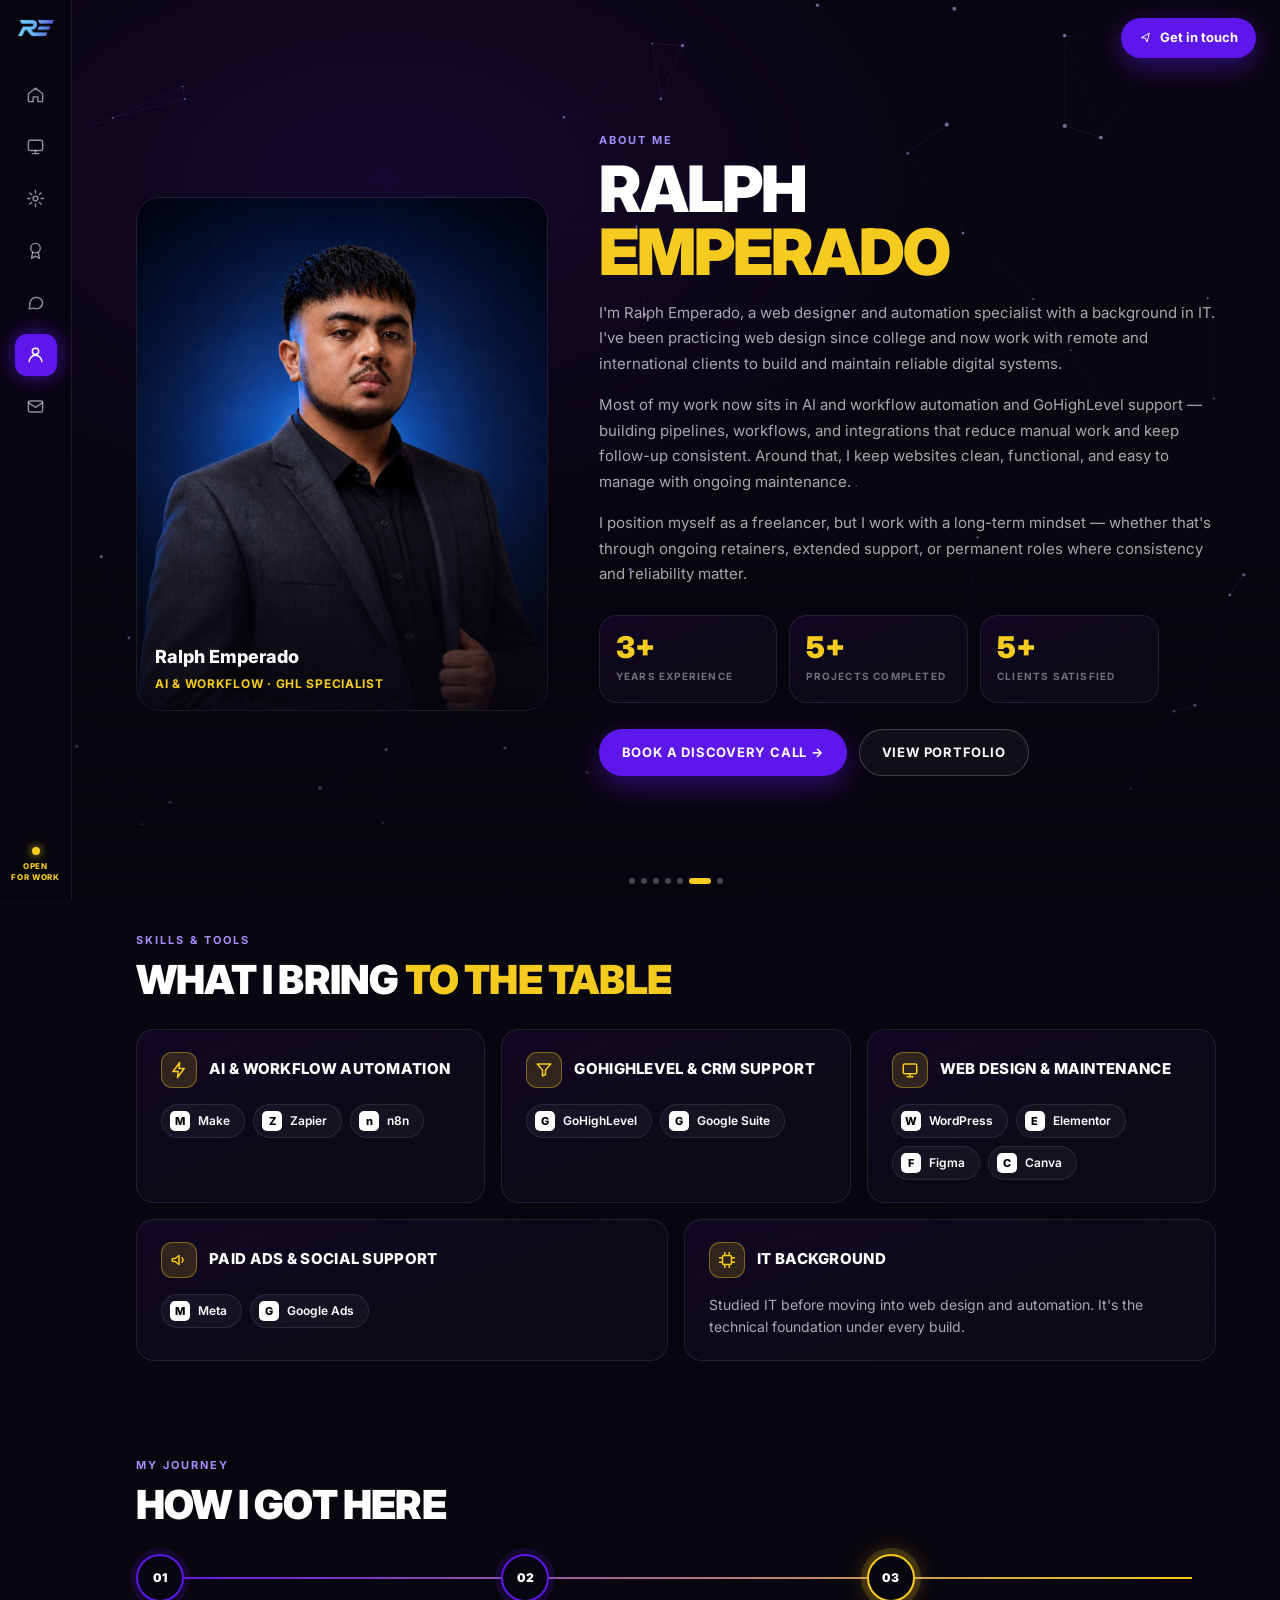
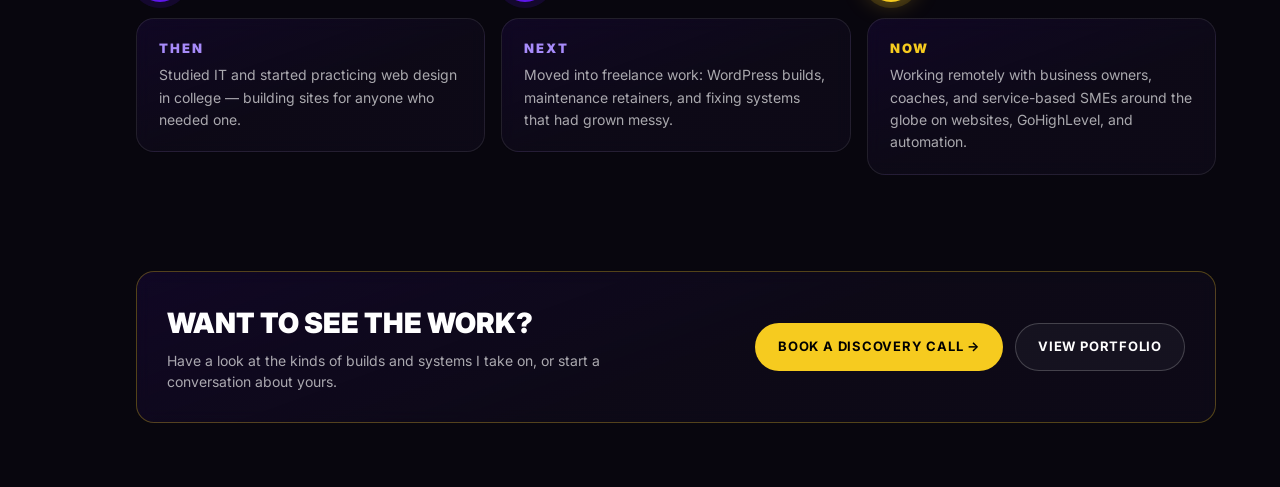
<file: about.html>
<!doctype html>
<html lang="en">
<head>
<meta charset="utf-8">
<meta name="viewport" content="width=device-width, initial-scale=1">
<title>About | Ralph Emperado</title>
<meta name="description" content="Ralph Emperado: web designer and automation specialist with an IT background, working with remote and international clients on AI automation, GoHighLevel, and websites.">
<link rel="icon" href="assets/img/logo.png">
<link href="https://fonts.googleapis.com/css2?family=Inter:wght@400;500;600;700;800;900&display=swap" rel="stylesheet">
<link rel="stylesheet" href="assets/css/site.css">
<style>
  /* intro */
  .about{display:grid;grid-template-columns:.8fr 1.2fr;gap:clamp(24px,4vw,56px);align-items:center;min-height:calc(100vh - 136px)}
  .about > *{min-width:0}
  .pic{position:relative;border-radius:24px;overflow:hidden;border:1px solid var(--line);aspect-ratio:4/5;max-height:76vh}
  .pic img{width:100%;height:100%;object-fit:cover;object-position:50% 18%}
  .pic::after{content:"";position:absolute;inset:0;background:linear-gradient(to top,rgba(8,6,14,.85),transparent 45%)}
  .pic .cap{position:absolute;left:18px;bottom:16px;z-index:1}
  .pic .cap b{display:block;font-size:18px;font-weight:800}
  .pic .cap small{font-size:12px;color:var(--cta);font-weight:700;letter-spacing:.06em;text-transform:uppercase}
  .about .sub{max-width:620px;line-height:1.7}
  .nums{display:grid;grid-template-columns:repeat(3,1fr);gap:12px;margin-top:28px;max-width:560px}
  .nums div{padding:16px}
  .nums b{display:block;font-size:30px;font-weight:900;color:var(--cta);line-height:1}
  .nums span{font-size:10px;font-weight:700;letter-spacing:.12em;color:var(--faint);text-transform:uppercase}
  .ctas{display:flex;gap:12px;flex-wrap:wrap;margin-top:26px}
  .caps{text-transform:uppercase;letter-spacing:.06em;font-size:13px}

  /* sections */
  .sec{margin-top:clamp(56px,8vw,96px)}
  .sec h2{font-size:clamp(26px,3.4vw,40px);font-weight:900;letter-spacing:-.02em;text-transform:uppercase;line-height:1.05;margin-bottom:28px}

  /* what I bring */
  .bring{display:grid;grid-template-columns:repeat(6,1fr);gap:16px}
  .bring .panel{grid-column:span 2;padding:22px 24px;transition:border-color .25s,transform .25s}
  .bring .panel:nth-child(n+4){grid-column:span 3}
  .bring .panel:hover{border-color:rgba(var(--accent-rgb),.5);transform:translateY(-2px)}
  .bring h3{display:flex;align-items:center;gap:12px;font-size:15px;font-weight:800;text-transform:uppercase;letter-spacing:.02em;margin-bottom:16px}
  .bring h3 .ic{width:36px;height:36px;background:rgba(246,203,31,.15);border-color:rgba(246,203,31,.4);color:var(--cta)}
  .bring .tools{display:flex;flex-wrap:wrap;gap:8px}
  .tool{gap:8px;padding:6px 14px 6px 8px}
  .tool img,.tool .fb{width:20px;height:20px;flex:none;border-radius:5px;background:#fff;object-fit:contain;padding:2px}
  .tool .fb{display:grid;place-items:center;font-size:11px;font-weight:800;color:#000}
  .bring .note{font-size:14px;color:var(--muted);line-height:1.6}

  /* timeline */
  .line{display:grid;grid-template-columns:repeat(3,1fr);gap:16px;position:relative}
  .line::before{content:"";position:absolute;left:24px;right:24px;top:23px;height:2px;background:linear-gradient(90deg,var(--accent),var(--cta))}
  .step{position:relative}
  .dot{width:48px;height:48px;border-radius:50%;display:grid;place-items:center;background:var(--bg);border:2px solid var(--accent);box-shadow:0 0 0 6px rgba(var(--accent-rgb),.15);font-size:12px;font-weight:900;color:#fff;margin-bottom:16px}
  .step:last-child .dot{border-color:var(--cta);box-shadow:0 0 0 6px rgba(246,203,31,.15),0 0 24px rgba(246,203,31,.35)}
  .step .panel{padding:20px 22px}
  .step b{display:block;font-size:13px;font-weight:900;letter-spacing:.16em;color:#a78bfa;margin-bottom:6px}
  .step:last-child b{color:var(--cta)}
  .step p{font-size:14px;color:var(--muted);line-height:1.6}

  /* closing */
  .band{margin-top:clamp(56px,8vw,96px);padding:30px;display:flex;align-items:center;justify-content:space-between;gap:20px;flex-wrap:wrap;border-color:rgba(246,203,31,.3)}
  .band h2{font-size:clamp(22px,2.4vw,28px);font-weight:900;text-transform:uppercase}
  .band p{color:var(--muted);font-size:14px;margin-top:6px;max-width:520px}
  .band .ctas{margin-top:0}

  @media (max-width:1000px){.bring .panel,.bring .panel:nth-child(n+4){grid-column:span 3}}
  @media (max-width:900px){.about{grid-template-columns:1fr;min-height:0}.pic{max-height:460px}}
  @media (max-width:700px){
    .bring{grid-template-columns:1fr}.bring .panel,.bring .panel:nth-child(n+4){grid-column:auto}
    .line{grid-template-columns:1fr;gap:20px}.line::before{left:23px;right:auto;top:24px;bottom:24px;width:2px;height:auto;background:linear-gradient(180deg,var(--accent),var(--cta))}
    .step{display:grid;grid-template-columns:48px 1fr;gap:14px}.dot{margin:0}
    .nums b{font-size:24px}
  }
</style>
</head>
<body data-page="about">
<main class="page">
  <div class="about">
    <figure class="pic rise"><img src="assets/img/headshot.jpg" alt="Ralph Emperado"><figcaption class="cap"><b>Ralph Emperado</b><small>AI &amp; Workflow · GHL Specialist</small></figcaption></figure>
    <div>
      <p class="kicker rise d1">About Me</p>
      <h1 class="title rise d1">Ralph<br><span class="y">Emperado</span></h1>
      <p class="sub rise d2">I'm Ralph Emperado, a web designer and automation specialist with a background in IT. I've been practicing web design since college and now work with remote and international clients to build and maintain reliable digital systems.</p>
      <p class="sub rise d2">Most of my work now sits in AI and workflow automation and GoHighLevel support — building pipelines, workflows, and integrations that reduce manual work and keep follow-up consistent. Around that, I keep websites clean, functional, and easy to manage with ongoing maintenance.</p>
      <p class="sub rise d3">I position myself as a freelancer, but I work with a long-term mindset — whether that's through ongoing retainers, extended support, or permanent roles where consistency and reliability matter.</p>
      <div class="nums rise d3">
        <div class="panel"><b>3+</b><span>Years experience</span></div>
        <div class="panel"><b>5+</b><span>Projects completed</span></div>
        <div class="panel"><b>5+</b><span>Clients satisfied</span></div>
      </div>
      <div class="ctas rise d4"><a class="btn btn-p caps" href="contact.html#book">Book a Discovery Call →</a><a class="btn btn-g caps" href="portfolio.html">View Portfolio</a></div>
    </div>
  </div>

  <section class="sec">
    <p class="kicker">Skills &amp; Tools</p>
    <h2>What I bring <span class="y" style="color:var(--cta)">to the table</span></h2>
    <div class="bring" id="bring"></div>
  </section>

  <section class="sec">
    <p class="kicker">My Journey</p>
    <h2>How I got here</h2>
    <div class="line">
      <div class="step"><span class="dot">01</span><div class="panel"><b>THEN</b><p>Studied IT and started practicing web design in college — building sites for anyone who needed one.</p></div></div>
      <div class="step"><span class="dot">02</span><div class="panel"><b>NEXT</b><p>Moved into freelance work: WordPress builds, maintenance retainers, and fixing systems that had grown messy.</p></div></div>
      <div class="step"><span class="dot">03</span><div class="panel"><b>NOW</b><p>Working remotely with business owners, coaches, and service-based SMEs around the globe on websites, GoHighLevel, and automation.</p></div></div>
    </div>
  </section>

  <div class="panel band">
    <div>
      <h2>Want to see the work?</h2>
      <p>Have a look at the kinds of builds and systems I take on, or start a conversation about yours.</p>
    </div>
    <div class="ctas"><a class="btn btn-y caps" href="contact.html#book">Book a Discovery Call →</a><a class="btn btn-g caps" href="portfolio.html">View Portfolio</a></div>
  </div>
</main>
<script src="assets/js/site.js"></script>
<script>
  const ico={
    bolt:'<path d="M13 2 4 14h7l-1 8 9-12h-7z"/>',
    funnel:'<path d="M3 4h18l-7 8v6l-4 2v-8z"/>',
    screen:'<rect x="3" y="4" width="18" height="13" rx="2"/><path d="M8 21h8M12 17v4"/>',
    ads:'<path d="M3 11v2a1 1 0 0 0 1 1h3l5 4V6L7 10H4a1 1 0 0 0-1 1zM16 9a4 4 0 0 1 0 6"/>',
    chip:'<rect x="6" y="6" width="12" height="12" rx="2"/><path d="M9 2v4M15 2v4M9 18v4M15 18v4M2 9h4M2 15h4M18 9h4M18 15h4"/>'
  };
  // [title, icon, [[tool name, domain for its logo]...] or a note]
  const groups=[
    ['AI & Workflow Automation','bolt',[['Make','make.com'],['Zapier','zapier.com'],['n8n','n8n.io']]],
    ['GoHighLevel & CRM Support','funnel',[['GoHighLevel','gohighlevel.com'],['Google Suite','workspace.google.com']]],
    ['Web Design & Maintenance','screen',[['WordPress','wordpress.org'],['Elementor','elementor.com'],['Figma','figma.com'],['Canva','canva.com']]],
    ['Paid Ads & Social Support','ads',[['Meta','meta.com'],['Google Ads','ads.google.com']]],
    ['IT Background','chip','Studied IT before moving into web design and automation. It\'s the technical foundation under every build.']
  ];
  const svg=p=>`<svg viewBox="0 0 24 24" fill="none" stroke="currentColor" stroke-width="2" stroke-linecap="round" stroke-linejoin="round">${p}</svg>`;
  const tool=([n,d])=>`<span class="chip tool"><img src="https://www.google.com/s2/favicons?domain=${d}&sz=64" alt="" onerror="this.outerHTML='<span class=fb>${n[0]}</span>'">${n}</span>`;
  document.getElementById('bring').innerHTML=groups.map(([t,i,body])=>`
    <div class="panel"><h3><span class="ic">${svg(ico[i])}</span>${t.replace('&','&amp;')}</h3>
      ${Array.isArray(body)?`<div class="tools">${body.map(tool).join('')}</div>`:`<p class="note">${body}</p>`}</div>`).join('');
</script>
</body>
</html>
</file>
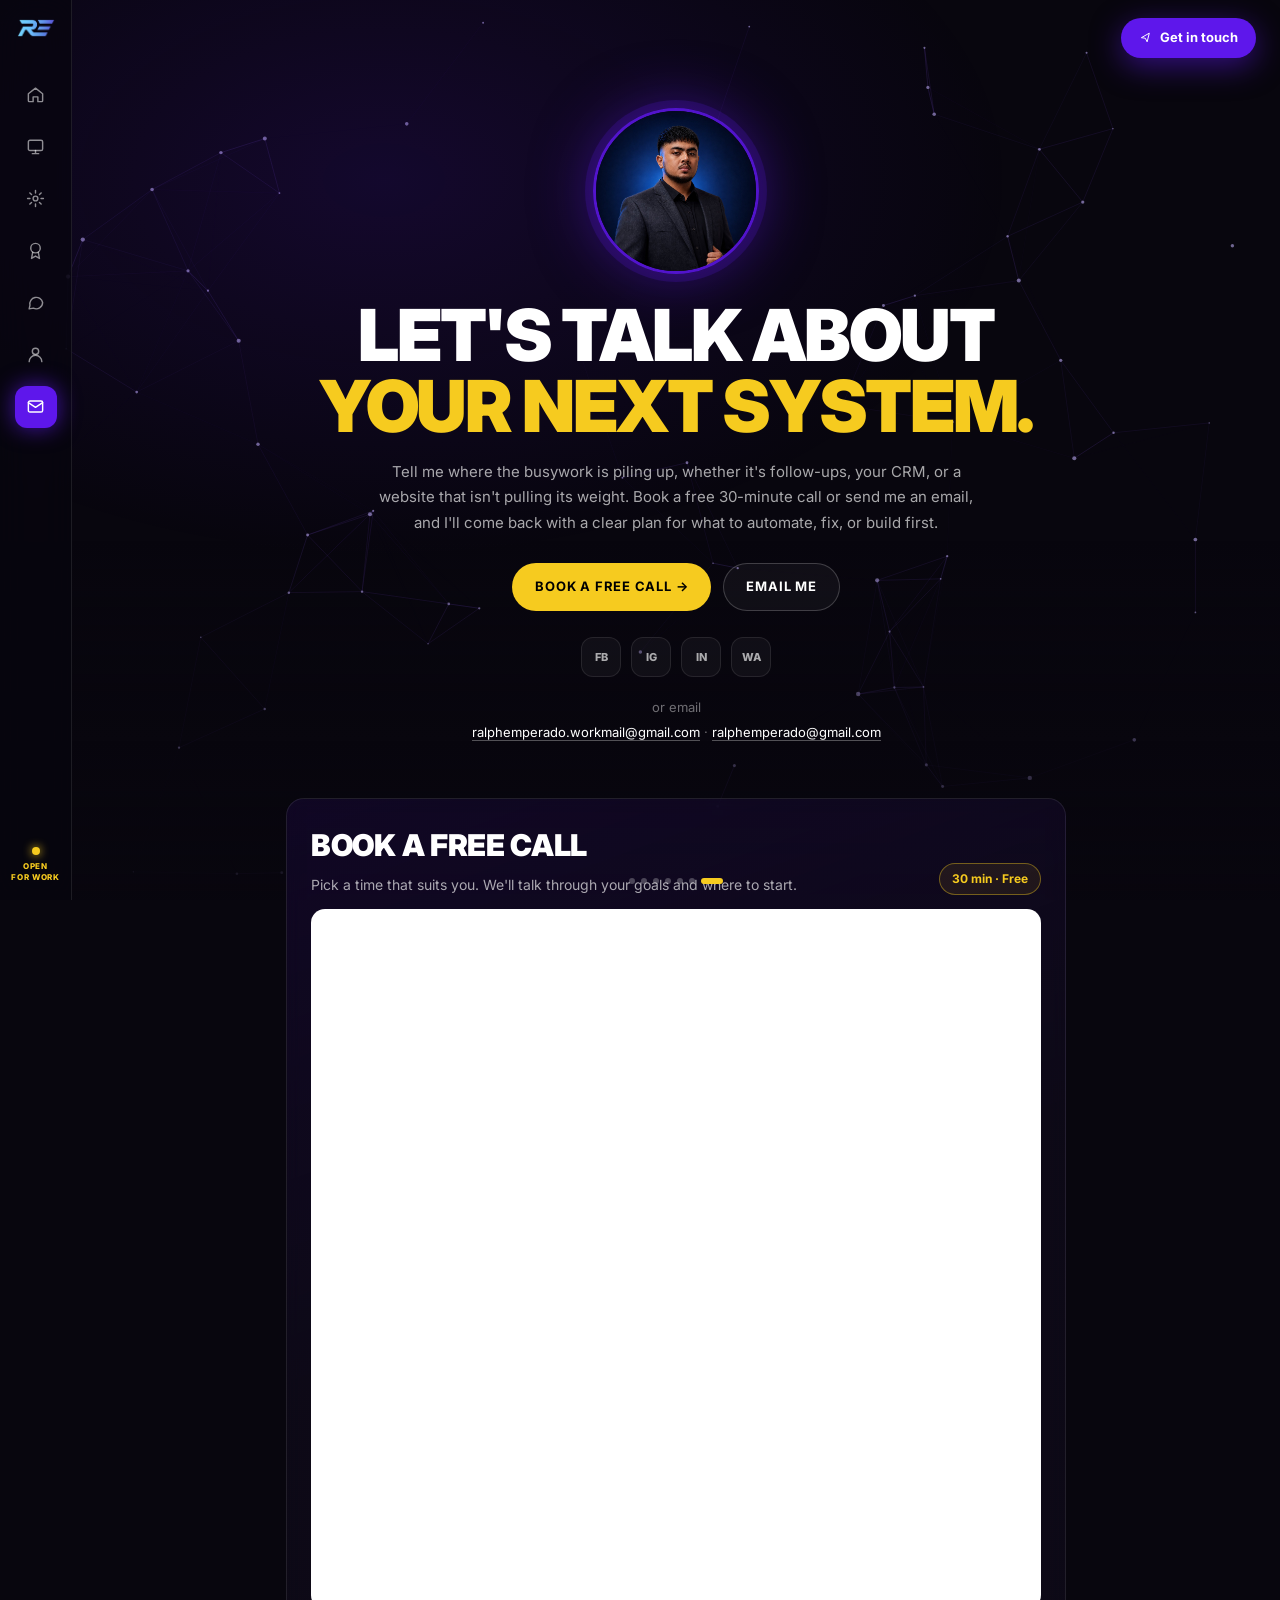
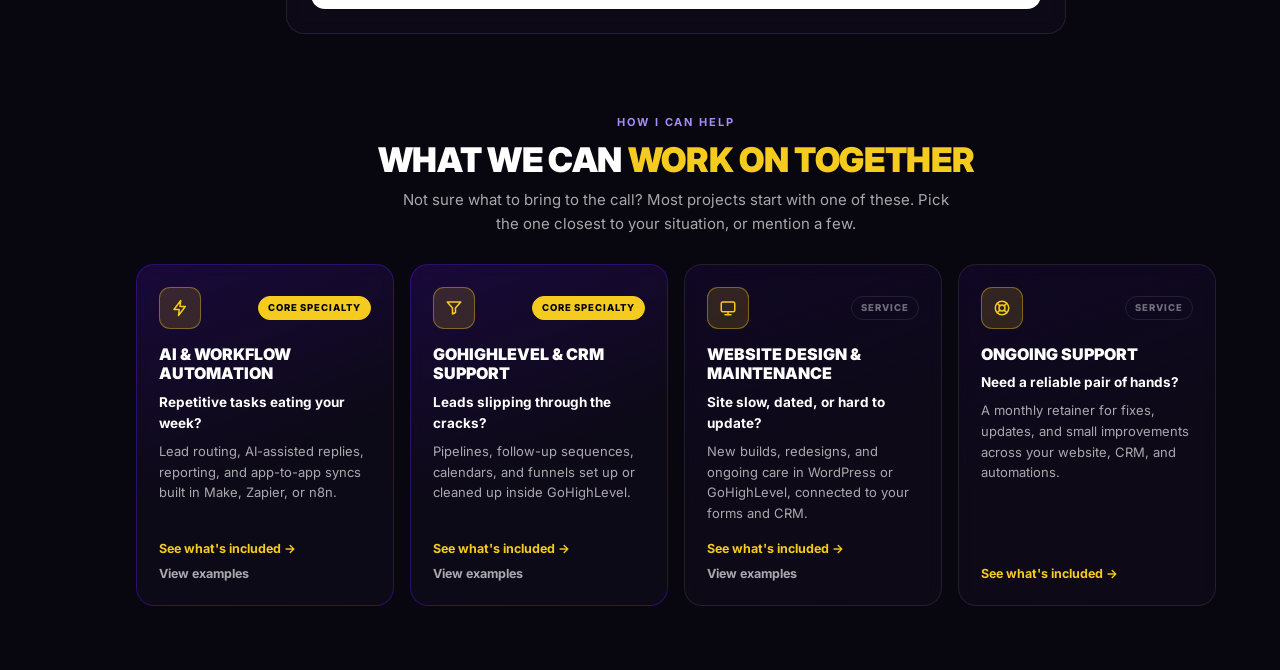
<file: contact.html>
<!doctype html>
<html lang="en">
<head>
<meta charset="utf-8">
<meta name="viewport" content="width=device-width, initial-scale=1">
<title>Contact | Ralph Emperado</title>
<meta name="description" content="Book a free 30-minute call with Ralph Emperado or reach out by email about automation, GoHighLevel, and website projects.">
<link rel="icon" href="assets/img/logo.png">
<link href="https://fonts.googleapis.com/css2?family=Inter:wght@400;500;600;700;800;900&display=swap" rel="stylesheet">
<link rel="stylesheet" href="assets/css/site.css">
<style>
  .contact{text-align:center;padding:clamp(16px,4vh,48px) 0 clamp(40px,6vh,64px)}
  .contact .title{font-size:clamp(36px,5.6vw,72px)}
  .contact .sub{margin:18px auto 0;max-width:600px;line-height:1.7}
  .me{width:clamp(130px,13vw,170px);aspect-ratio:1;margin:0 auto 26px;border-radius:50%;overflow:hidden;border:3px solid rgba(var(--accent-rgb),.85);box-shadow:0 0 0 8px rgba(var(--accent-rgb),.18),0 0 60px rgba(var(--accent-rgb),.5)}
  .me img{width:100%;height:100%;object-fit:cover;object-position:50% 18%}
  .ctas{display:flex;gap:12px;justify-content:center;flex-wrap:wrap;margin-top:28px}
  .ctas .btn{text-transform:uppercase;letter-spacing:.06em;font-size:13px}
  .social{display:flex;gap:10px;justify-content:center;margin-top:26px}
  .social a{width:40px;height:40px;border-radius:12px;display:grid;place-items:center;border:1px solid var(--line);background:rgba(255,255,255,.04);font-size:11px;font-weight:800;color:var(--muted);transition:.2s}
  .social a:hover{color:#fff;border-color:rgba(255,255,255,.3);transform:translateY(-2px)}
  .mail{margin-top:18px;font-size:13px;color:var(--faint);line-height:1.9}
  .mail a{color:var(--ink);border-bottom:1px solid rgba(255,255,255,.3)}
  .mail a:hover{border-color:var(--cta);color:var(--cta)}
  /* booking */
  .book{max-width:780px;margin:0 auto;scroll-margin-top:16px;padding:clamp(16px,2vw,24px)}
  .book .hd{display:flex;align-items:flex-end;justify-content:space-between;gap:16px;flex-wrap:wrap;margin-bottom:14px}
  .book h2{font-size:clamp(22px,2.6vw,30px);font-weight:900;text-transform:uppercase;letter-spacing:-.01em}
  .book p{font-size:14px;color:var(--muted);margin-top:6px}
  .book .len{font-size:12px;font-weight:700;padding:6px 12px;border-radius:999px;border:1px solid rgba(246,203,31,.4);color:var(--cta);background:rgba(246,203,31,.08)}
  .cal{border-radius:14px;overflow:hidden;background:#fff}
  /* Event details are hidden in the embed (the card heading covers them), so the month view fits in this height */
  .calendly-inline-widget{min-width:320px;height:700px}
  @media (max-width:560px){.book{padding:14px}.calendly-inline-widget{height:720px}}
  /* what we can work on */
  .help{margin-top:clamp(48px,7vw,80px)}
  .help .kicker{text-align:center}
  .help h2{text-align:center;font-size:clamp(24px,3vw,34px);font-weight:900;text-transform:uppercase;letter-spacing:-.01em;line-height:1.1}
  .help .lead{text-align:center;color:var(--muted);font-size:15px;max-width:560px;margin:10px auto 28px;line-height:1.6}
  .opts{display:grid;grid-template-columns:repeat(4,1fr);gap:16px}
  .opt{display:flex;flex-direction:column;padding:22px;transition:border-color .25s,transform .25s,box-shadow .25s}
  .opt:hover{border-color:rgba(var(--accent-rgb),.5);transform:translateY(-2px);box-shadow:0 16px 44px rgba(var(--accent-rgb),.2)}
  .opt.core{border-color:rgba(var(--accent-rgb),.4);background:linear-gradient(160deg,rgba(var(--accent-rgb),.2),rgba(15,11,26,.8) 55%)}
  .opt .top{display:flex;align-items:center;justify-content:space-between;gap:10px;margin-bottom:16px}
  .opt .ic{width:42px;height:42px;background:rgba(246,203,31,.15);border-color:rgba(246,203,31,.4);color:var(--cta)}
  .opt .tag{font-size:9.5px;font-weight:800;letter-spacing:.1em;text-transform:uppercase;padding:4px 9px;border-radius:999px;border:1px solid var(--line);color:var(--faint);white-space:nowrap}
  .opt.core .tag{color:#000;background:var(--cta);border-color:var(--cta)}
  .opt h3{font-size:16px;font-weight:900;text-transform:uppercase;line-height:1.2;margin-bottom:8px}
  .opt .q{font-size:13.5px;font-weight:700;color:#fff;margin-bottom:6px}
  .opt p{font-size:13px;color:var(--muted);line-height:1.6}
  .opt .links{margin-top:auto;padding-top:16px;display:flex;flex-wrap:wrap;gap:6px 16px;font-size:12.5px;font-weight:700}
  .opt .links a{color:var(--cta)}
  .opt .links a:hover{text-decoration:underline}
  .opt .links a.sec{color:var(--muted)}
  @media (max-width:1100px){.opts{grid-template-columns:repeat(2,1fr)}}
  @media (max-width:600px){.opts{grid-template-columns:1fr}}
</style>
</head>
<body data-page="contact">
<main class="page">
  <section class="contact">
    <div class="me rise"><img src="assets/img/headshot.jpg" alt="Ralph Emperado"></div>
    <h1 class="title rise d1">Let's talk about<br><span class="y">your next system.</span></h1>
    <p class="sub rise d2">Tell me where the busywork is piling up, whether it's follow-ups, your CRM, or a website that isn't pulling its weight. Book a free 30-minute call or send me an email, and I'll come back with a clear plan for what to automate, fix, or build first.</p>
    <div class="ctas rise d3"><a class="btn btn-y" href="#book">Book a Free Call →</a><a class="btn btn-g" href="mailto:ralphemperado.workmail@gmail.com">Email Me</a></div>
    <div class="social rise d4">
      <a href="https://www.facebook.com/ralphemperadooo" target="_blank" rel="noopener" aria-label="Facebook">FB</a>
      <a href="https://www.instagram.com/ralphemperado/" target="_blank" rel="noopener" aria-label="Instagram">IG</a>
      <a href="https://www.linkedin.com/in/ralphemperado/" target="_blank" rel="noopener" aria-label="LinkedIn">IN</a>
      <a href="https://wa.me/639922298021" target="_blank" rel="noopener" aria-label="WhatsApp">WA</a>
    </div>
    <p class="mail rise d4">or email<br><a href="mailto:ralphemperado.workmail@gmail.com">ralphemperado.workmail@gmail.com</a> · <a href="mailto:ralphemperado@gmail.com">ralphemperado@gmail.com</a></p>
  </section>

  <section class="panel book" id="book">
    <div class="hd">
      <div>
        <h2>Book a free call</h2>
        <p>Pick a time that suits you. We'll talk through your goals and where to start.</p>
      </div>
      <span class="len">30 min · Free</span>
    </div>
    <div class="cal">
      <!-- Calendly inline widget begin -->
      <div class="calendly-inline-widget" data-url="https://calendly.com/ralphemperado/30min?hide_event_type_details=1&hide_gdpr_banner=1"></div>
      <script type="text/javascript" src="https://assets.calendly.com/assets/external/widget.js" async></script>
      <!-- Calendly inline widget end -->
    </div>
  </section>
  <section class="help">
    <p class="kicker">How I Can Help</p>
    <h2>What we can <span style="color:var(--cta)">work on together</span></h2>
    <p class="lead">Not sure what to bring to the call? Most projects start with one of these. Pick the one closest to your situation, or mention a few.</p>
    <div class="opts">
      <article class="panel opt core">
        <div class="top"><span class="ic"><svg viewBox="0 0 24 24" fill="none" stroke="currentColor" stroke-width="2" stroke-linejoin="round"><path d="M13 2 4 14h7l-1 8 9-12h-7z"/></svg></span><span class="tag">Core Specialty</span></div>
        <h3>AI &amp; Workflow Automation</h3>
        <p class="q">Repetitive tasks eating your week?</p>
        <p>Lead routing, AI-assisted replies, reporting, and app-to-app syncs built in Make, Zapier, or n8n.</p>
        <div class="links"><a href="services.html#automation">See what's included →</a><a class="sec" href="portfolio.html#automations">View examples</a></div>
      </article>
      <article class="panel opt core">
        <div class="top"><span class="ic"><svg viewBox="0 0 24 24" fill="none" stroke="currentColor" stroke-width="2" stroke-linejoin="round"><path d="M3 4h18l-7 8v6l-4 2v-8z"/></svg></span><span class="tag">Core Specialty</span></div>
        <h3>GoHighLevel &amp; CRM Support</h3>
        <p class="q">Leads slipping through the cracks?</p>
        <p>Pipelines, follow-up sequences, calendars, and funnels set up or cleaned up inside GoHighLevel.</p>
        <div class="links"><a href="services.html#ghl">See what's included →</a><a class="sec" href="portfolio.html#pages">View examples</a></div>
      </article>
      <article class="panel opt">
        <div class="top"><span class="ic"><svg viewBox="0 0 24 24" fill="none" stroke="currentColor" stroke-width="2" stroke-linecap="round"><rect x="3" y="4" width="18" height="13" rx="2"/><path d="M8 21h8M12 17v4"/></svg></span><span class="tag">Service</span></div>
        <h3>Website Design &amp; Maintenance</h3>
        <p class="q">Site slow, dated, or hard to update?</p>
        <p>New builds, redesigns, and ongoing care in WordPress or GoHighLevel, connected to your forms and CRM.</p>
        <div class="links"><a href="services.html#web">See what's included →</a><a class="sec" href="portfolio.html#websites">View examples</a></div>
      </article>
      <article class="panel opt">
        <div class="top"><span class="ic"><svg viewBox="0 0 24 24" fill="none" stroke="currentColor" stroke-width="2" stroke-linecap="round"><circle cx="12" cy="12" r="9"/><circle cx="12" cy="12" r="4"/><path d="m5.6 5.6 3.6 3.6M14.8 14.8l3.6 3.6M18.4 5.6l-3.6 3.6M9.2 14.8l-3.6 3.6"/></svg></span><span class="tag">Service</span></div>
        <h3>Ongoing Support</h3>
        <p class="q">Need a reliable pair of hands?</p>
        <p>A monthly retainer for fixes, updates, and small improvements across your website, CRM, and automations.</p>
        <div class="links"><a href="services.html#support">See what's included →</a></div>
      </article>
    </div>
  </section>
</main>
<script src="assets/js/site.js"></script>
</body>
</html>
</file>
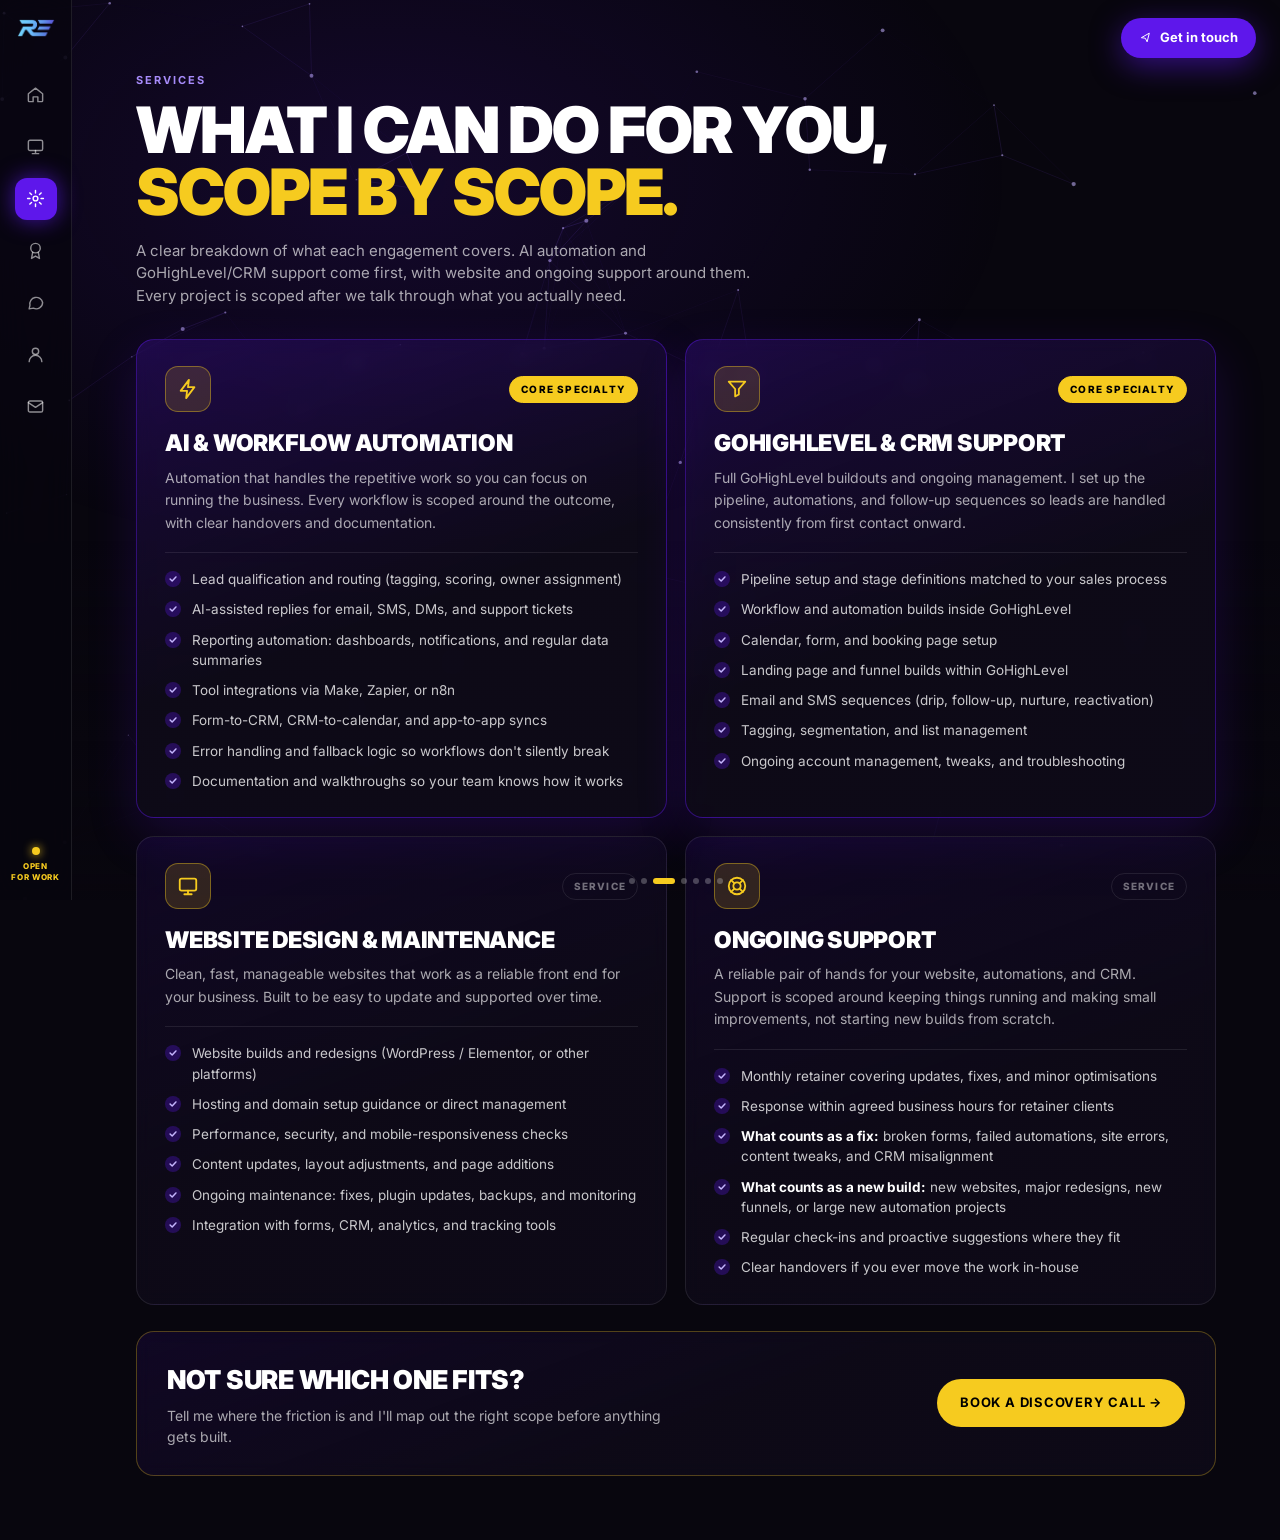
<file: services.html>
<!doctype html>
<html lang="en">
<head>
<meta charset="utf-8">
<meta name="viewport" content="width=device-width, initial-scale=1">
<title>Services | Ralph Emperado</title>
<meta name="description" content="AI & workflow automation, GoHighLevel & CRM support, website design & maintenance, and ongoing support. Every project is scoped around what you actually need.">
<link rel="icon" href="assets/img/logo.png">
<link href="https://fonts.googleapis.com/css2?family=Inter:wght@400;500;600;700;800;900&display=swap" rel="stylesheet">
<link rel="stylesheet" href="assets/css/site.css">
<style>
  .head .sub{max-width:640px}
  .svc{display:grid;grid-template-columns:1fr 1fr;gap:18px}
  .s{display:flex;flex-direction:column;padding:26px 28px;transition:border-color .25s,transform .25s,box-shadow .25s}
  .s:hover{border-color:rgba(var(--accent-rgb),.5);transform:translateY(-2px)}
  /* core specialties get a stronger frame so they read first */
  .s.core{border-color:rgba(var(--accent-rgb),.45);background:linear-gradient(160deg,rgba(var(--accent-rgb),.22),rgba(15,11,26,.8) 55%);box-shadow:0 18px 50px rgba(var(--accent-rgb),.18)}
  .s.core:hover{border-color:rgba(var(--accent-rgb),.75);box-shadow:0 22px 60px rgba(var(--accent-rgb),.3)}
  .s .top{display:flex;align-items:center;justify-content:space-between;gap:12px;margin-bottom:18px}
  .s .ic{width:46px;height:46px;border-radius:13px;background:rgba(246,203,31,.15);border-color:rgba(246,203,31,.4);color:var(--cta)}
  .s .ic svg{width:22px;height:22px}
  .tag{font-size:10px;font-weight:800;letter-spacing:.12em;text-transform:uppercase;padding:5px 11px;border-radius:999px;border:1px solid var(--line);color:var(--faint)}
  .core .tag{color:#000;background:var(--cta);border-color:var(--cta)}
  .s h2{font-size:clamp(19px,1.8vw,23px);font-weight:900;letter-spacing:-.01em;text-transform:uppercase;line-height:1.15;margin-bottom:10px}
  .s > p{font-size:14px;color:var(--muted);line-height:1.6;padding-bottom:18px;border-bottom:1px solid var(--line);margin-bottom:16px}
  .s ul{list-style:none;display:grid;gap:10px}
  .s li{font-size:13.5px;color:rgba(255,255,255,.78);display:flex;gap:11px;line-height:1.5}
  .s li::before{content:"";width:16px;height:16px;margin-top:2px;flex:none;border-radius:50%;
    background:rgba(var(--accent-rgb),.3) url("data:image/svg+xml,%3Csvg xmlns='http://www.w3.org/2000/svg' viewBox='0 0 24 24' fill='none' stroke='%23c4b5fd' stroke-width='3.5' stroke-linecap='round' stroke-linejoin='round'%3E%3Cpath d='m5 12 5 5 9-10'/%3E%3C/svg%3E") center/10px no-repeat}
  .s li b{color:#fff;font-weight:700}
  .band{margin-top:26px;padding:28px 30px;display:flex;align-items:center;justify-content:space-between;gap:20px;flex-wrap:wrap;border-color:rgba(246,203,31,.3)}
  .band h3{font-size:clamp(20px,2.2vw,26px);font-weight:900;text-transform:uppercase;letter-spacing:-.01em}
  .band p{color:var(--muted);font-size:14px;margin-top:6px;max-width:520px}
  .band .btn{text-transform:uppercase;letter-spacing:.06em;font-size:13px}
  @media (max-width:900px){.svc{grid-template-columns:1fr}.s{padding:22px}}
</style>
</head>
<body data-page="services">
<main class="page">
  <header class="head">
    <p class="kicker rise">Services</p>
    <h1 class="title rise d1">What I can do for you,<br><span class="y">scope by scope.</span></h1>
    <p class="sub rise d2">A clear breakdown of what each engagement covers. AI automation and GoHighLevel/CRM support come first, with website and ongoing support around them. Every project is scoped after we talk through what you actually need.</p>
  </header>

  <div class="svc">
    <article class="panel s core rise d2" id="automation">
      <div class="top">
        <span class="ic"><svg viewBox="0 0 24 24" fill="none" stroke="currentColor" stroke-width="2" stroke-linejoin="round"><path d="M13 2 4 14h7l-1 8 9-12h-7z"/></svg></span>
        <span class="tag">Core Specialty</span>
      </div>
      <h2>AI &amp; Workflow Automation</h2>
      <p>Automation that handles the repetitive work so you can focus on running the business. Every workflow is scoped around the outcome, with clear handovers and documentation.</p>
      <ul>
        <li>Lead qualification and routing (tagging, scoring, owner assignment)</li>
        <li>AI-assisted replies for email, SMS, DMs, and support tickets</li>
        <li>Reporting automation: dashboards, notifications, and regular data summaries</li>
        <li>Tool integrations via Make, Zapier, or n8n</li>
        <li>Form-to-CRM, CRM-to-calendar, and app-to-app syncs</li>
        <li>Error handling and fallback logic so workflows don't silently break</li>
        <li>Documentation and walkthroughs so your team knows how it works</li>
      </ul>
    </article>

    <article class="panel s core rise d3" id="ghl">
      <div class="top">
        <span class="ic"><svg viewBox="0 0 24 24" fill="none" stroke="currentColor" stroke-width="2" stroke-linejoin="round"><path d="M3 4h18l-7 8v6l-4 2v-8z"/></svg></span>
        <span class="tag">Core Specialty</span>
      </div>
      <h2>GoHighLevel &amp; CRM Support</h2>
      <p>Full GoHighLevel buildouts and ongoing management. I set up the pipeline, automations, and follow-up sequences so leads are handled consistently from first contact onward.</p>
      <ul>
        <li>Pipeline setup and stage definitions matched to your sales process</li>
        <li>Workflow and automation builds inside GoHighLevel</li>
        <li>Calendar, form, and booking page setup</li>
        <li>Landing page and funnel builds within GoHighLevel</li>
        <li>Email and SMS sequences (drip, follow-up, nurture, reactivation)</li>
        <li>Tagging, segmentation, and list management</li>
        <li>Ongoing account management, tweaks, and troubleshooting</li>
      </ul>
    </article>

    <article class="panel s rise d3" id="web">
      <div class="top">
        <span class="ic"><svg viewBox="0 0 24 24" fill="none" stroke="currentColor" stroke-width="2" stroke-linecap="round"><rect x="3" y="4" width="18" height="13" rx="2"/><path d="M8 21h8M12 17v4"/></svg></span>
        <span class="tag">Service</span>
      </div>
      <h2>Website Design &amp; Maintenance</h2>
      <p>Clean, fast, manageable websites that work as a reliable front end for your business. Built to be easy to update and supported over time.</p>
      <ul>
        <li>Website builds and redesigns (WordPress / Elementor, or other platforms)</li>
        <li>Hosting and domain setup guidance or direct management</li>
        <li>Performance, security, and mobile-responsiveness checks</li>
        <li>Content updates, layout adjustments, and page additions</li>
        <li>Ongoing maintenance: fixes, plugin updates, backups, and monitoring</li>
        <li>Integration with forms, CRM, analytics, and tracking tools</li>
      </ul>
    </article>

    <article class="panel s rise d4" id="support">
      <div class="top">
        <span class="ic"><svg viewBox="0 0 24 24" fill="none" stroke="currentColor" stroke-width="2" stroke-linecap="round"><circle cx="12" cy="12" r="9"/><circle cx="12" cy="12" r="4"/><path d="m5.6 5.6 3.6 3.6M14.8 14.8l3.6 3.6M18.4 5.6l-3.6 3.6M9.2 14.8l-3.6 3.6"/></svg></span>
        <span class="tag">Service</span>
      </div>
      <h2>Ongoing Support</h2>
      <p>A reliable pair of hands for your website, automations, and CRM. Support is scoped around keeping things running and making small improvements, not starting new builds from scratch.</p>
      <ul>
        <li>Monthly retainer covering updates, fixes, and minor optimisations</li>
        <li>Response within agreed business hours for retainer clients</li>
        <li><span><b>What counts as a fix:</b> broken forms, failed automations, site errors, content tweaks, and CRM misalignment</span></li>
        <li><span><b>What counts as a new build:</b> new websites, major redesigns, new funnels, or large new automation projects</span></li>
        <li>Regular check-ins and proactive suggestions where they fit</li>
        <li>Clear handovers if you ever move the work in-house</li>
      </ul>
    </article>
  </div>

  <div class="panel band rise">
    <div>
      <h3>Not sure which one fits?</h3>
      <p>Tell me where the friction is and I'll map out the right scope before anything gets built.</p>
    </div>
    <a class="btn btn-y" href="contact.html#book">Book a Discovery Call →</a>
  </div>
</main>
<script src="assets/js/site.js"></script>
</body>
</html>
</file>
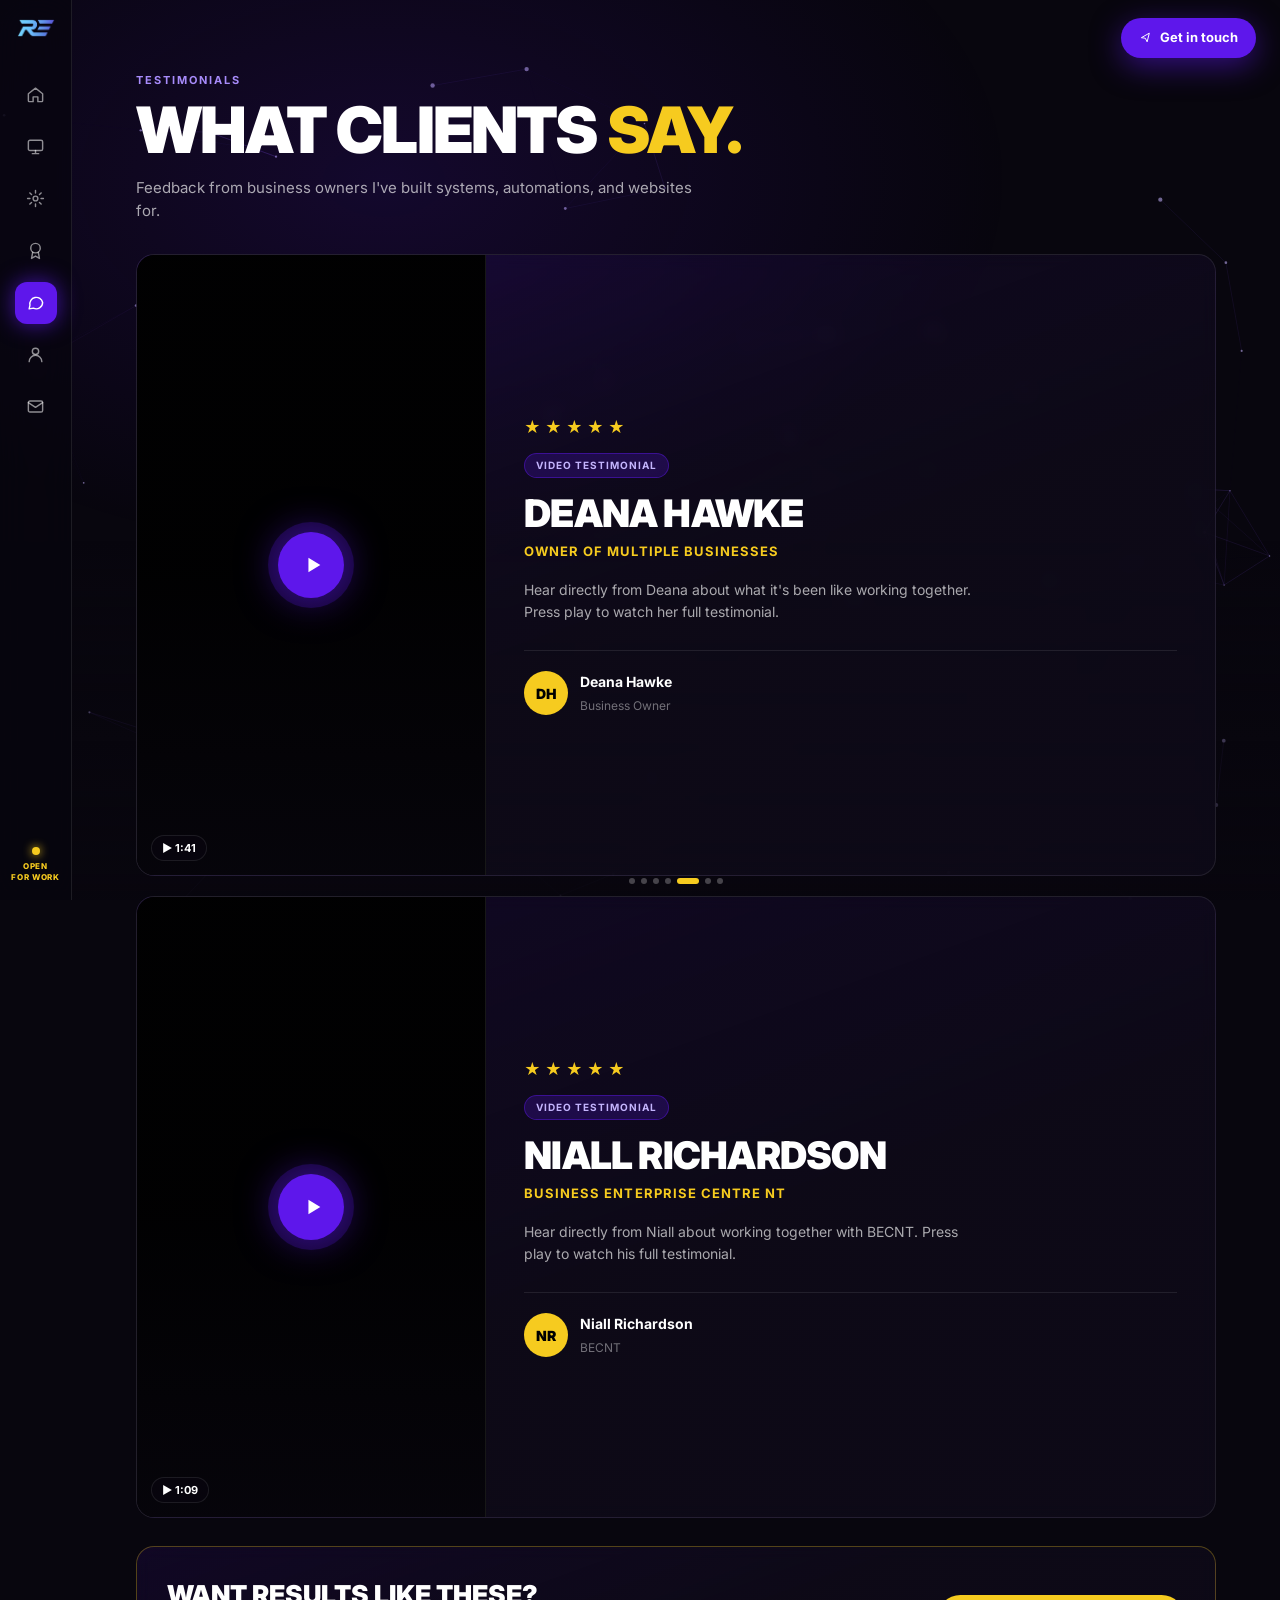
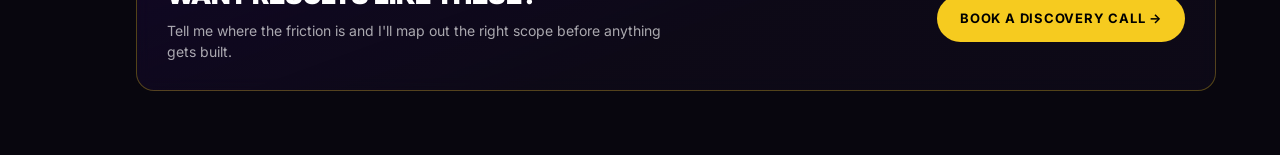
<file: testimonials.html>
<!doctype html>
<html lang="en">
<head>
<meta charset="utf-8">
<meta name="viewport" content="width=device-width, initial-scale=1">
<title>Testimonials | Ralph Emperado</title>
<meta name="description" content="Video testimonials from business owners Ralph Emperado has worked with on automation, GoHighLevel, and websites.">
<link rel="icon" href="assets/img/logo.png">
<link href="https://fonts.googleapis.com/css2?family=Inter:wght@400;500;600;700;800;900&display=swap" rel="stylesheet">
<link rel="stylesheet" href="assets/css/site.css">
<style>
  .tlist{display:grid;gap:20px}
  /* video testimonial: portrait video left, details right */
  .tcard{display:grid;grid-template-columns:auto 1fr;overflow:hidden}
  .vid{position:relative;height:min(72vh,620px);aspect-ratio:478/850;background:#000;border-right:1px solid var(--line)}
  .vid video{width:100%;height:100%;object-fit:cover;display:block}
  .vid .cover{position:absolute;inset:0;display:grid;place-items:center;border:0;padding:0;cursor:pointer;color:#fff;
    background:linear-gradient(to top,rgba(8,6,14,.75),rgba(8,6,14,.1) 50%)}
  .vid .cover[hidden]{display:none}
  .play{width:66px;height:66px;border-radius:50%;background:var(--accent);display:grid;place-items:center;box-shadow:0 0 0 10px rgba(var(--accent-rgb),.22),0 0 40px rgba(var(--accent-rgb),.6);transition:transform .2s}
  .cover:hover .play,.cover:focus-visible .play{transform:scale(1.08)}
  .play svg{width:22px;height:22px;margin-left:4px}
  .len{position:absolute;left:14px;bottom:14px;font-size:11px;font-weight:700;padding:4px 10px;border-radius:999px;background:rgba(8,6,14,.8);border:1px solid var(--line)}
  .body{padding:clamp(22px,3vw,40px);display:flex;flex-direction:column;justify-content:center}
  .stars{color:var(--cta);letter-spacing:4px;font-size:16px;margin-bottom:14px}
  .tag{align-self:flex-start;font-size:10px;font-weight:700;letter-spacing:.1em;text-transform:uppercase;color:#c4b5fd;background:rgba(var(--accent-rgb),.22);border:1px solid rgba(var(--accent-rgb),.45);padding:4px 11px;border-radius:999px;margin-bottom:16px}
  .body h2{font-size:clamp(26px,3vw,38px);font-weight:900;letter-spacing:-.02em;text-transform:uppercase;line-height:1.05}
  .role{font-size:13px;font-weight:700;letter-spacing:.08em;text-transform:uppercase;color:var(--cta);margin-top:8px}
  blockquote{font-size:16px;font-style:italic;color:var(--muted);line-height:1.7;border-left:2px solid rgba(var(--accent-rgb),.6);padding-left:16px;margin-top:22px}
  .note{font-size:14px;color:var(--muted);margin-top:18px;line-height:1.6;max-width:460px}
  .who{display:flex;align-items:center;gap:12px;margin-top:26px;padding-top:20px;border-top:1px solid var(--line)}
  .who .av{width:44px;height:44px;border-radius:50%;display:grid;place-items:center;font-size:14px;font-weight:900;color:#000;background:var(--cta)}
  .who b{font-size:14px;display:block}.who small{font-size:12px;color:var(--faint)}
  .band{margin-top:28px;padding:28px 30px;display:flex;align-items:center;justify-content:space-between;gap:20px;flex-wrap:wrap;border-color:rgba(246,203,31,.3)}
  .band h2{font-size:clamp(20px,2.2vw,26px);font-weight:900;text-transform:uppercase}
  .band p{color:var(--muted);font-size:14px;margin-top:6px;max-width:520px}
  .band .btn{text-transform:uppercase;letter-spacing:.06em;font-size:13px}
  @media (max-width:760px){
    .tcard{grid-template-columns:1fr}
    .vid{height:auto;width:100%;max-height:none;border-right:0;border-bottom:1px solid var(--line)}
  }
</style>
</head>
<body data-page="testimonials">
<main class="page">
  <header class="head">
    <p class="kicker rise">Testimonials</p>
    <h1 class="title rise d1">What clients <span class="y">say.</span></h1>
    <p class="sub rise d2">Feedback from business owners I've built systems, automations, and websites for.</p>
  </header>

  <div class="tlist">
    <article class="panel tcard rise d2">
      <div class="vid">
        <video id="v-deana" src="assets/video/deana-hawke-testimonial.mp4#t=0.1" preload="metadata" playsinline></video>
        <button class="cover" type="button" data-video="v-deana" aria-label="Play Deana Hawke's video testimonial">
          <span class="play"><svg viewBox="0 0 24 24" fill="currentColor"><path d="M7 4v16l13-8z"/></svg></span>
          <span class="len">▶ 1:41</span>
        </button>
      </div>
      <div class="body">
        <div class="stars" aria-label="5 out of 5 stars">★★★★★</div>
        <span class="tag">Video Testimonial</span>
        <h2>Deana Hawke</h2>
        <p class="role">Owner of Multiple Businesses</p>
        <!-- Add a short quote from the video here, e.g.:
        <blockquote>"Quote from Deana's video."</blockquote> -->
        <p class="note">Hear directly from Deana about what it's been like working together. Press play to watch her full testimonial.</p>
        <div class="who"><span class="av" aria-hidden="true">DH</span><div><b>Deana Hawke</b><small>Business Owner</small></div></div>
      </div>
    </article>

    <article class="panel tcard rise d2">
      <div class="vid">
        <video id="v-niall" src="assets/video/niall-richardson-testimonial.mp4#t=0.1" preload="metadata" playsinline></video>
        <button class="cover" type="button" data-video="v-niall" aria-label="Play Niall Richardson's video testimonial">
          <span class="play"><svg viewBox="0 0 24 24" fill="currentColor"><path d="M7 4v16l13-8z"/></svg></span>
          <span class="len">▶ 1:09</span>
        </button>
      </div>
      <div class="body">
        <div class="stars" aria-label="5 out of 5 stars">★★★★★</div>
        <span class="tag">Video Testimonial</span>
        <h2>Niall Richardson</h2>
        <p class="role">Business Enterprise Centre NT</p>
        <p class="note">Hear directly from Niall about working together with BECNT. Press play to watch his full testimonial.</p>
        <div class="who"><span class="av" aria-hidden="true">NR</span><div><b>Niall Richardson</b><small>BECNT</small></div></div>
      </div>
    </article>

    <!-- To add another testimonial: copy the <article> above, give the <video> a new id,
         and point the button's data-video at that id. -->
  </div>

  <div class="panel band">
    <div>
      <h2>Want results like these?</h2>
      <p>Tell me where the friction is and I'll map out the right scope before anything gets built.</p>
    </div>
    <a class="btn btn-y" href="contact.html#book">Book a Discovery Call →</a>
  </div>
</main>
<script src="assets/js/site.js"></script>
<script>
  // Play overlay: hide the cover, turn on native controls, start playback.
  document.querySelectorAll('.cover').forEach(btn => btn.addEventListener('click', () => {
    const v = document.getElementById(btn.dataset.video);
    btn.hidden = true; v.controls = true; v.play(); v.focus();
  }));
</script>
</body>
</html>
</file>
<file: assets/css/site.css>
/* Shared styles for the sidebar-layout pages */
:root{
  --bg:#08060e; --panel:#0f0b1a; --ink:#fff; --muted:rgba(255,255,255,.65); --faint:rgba(255,255,255,.42);
  --line:rgba(255,255,255,.09); --accent:#5e17eb; --accent-2:#7c3aed; --accent-rgb:94,23,235;
  --cta:#f6cb1f; --cta-dark:#d9b010; --side:72px;
}
*{box-sizing:border-box;margin:0;padding:0}
html,body{height:100%}
body{font-family:Inter,ui-sans-serif,system-ui,sans-serif;background:var(--bg);color:var(--ink);line-height:1.5;overflow-x:hidden}
a{color:inherit;text-decoration:none}
img{display:block;max-width:100%}
button{font:inherit;color:inherit}

/* animated network background */
#net{position:fixed;inset:0;z-index:0;pointer-events:none}
.vignette{position:fixed;inset:0;z-index:0;pointer-events:none;background:radial-gradient(70% 60% at 30% 20%,rgba(var(--accent-rgb),.14),transparent 70%),linear-gradient(to bottom,transparent 60%,rgba(8,6,14,.9))}

/* left sidebar */
.side{position:fixed;left:0;top:0;bottom:0;width:var(--side);z-index:40;display:flex;flex-direction:column;align-items:center;padding:18px 0;border-right:1px solid var(--line);background:rgba(8,6,14,.72);backdrop-filter:blur(16px);-webkit-backdrop-filter:blur(16px)}
.side .logo img{width:40px;height:auto}
.side nav{margin-top:36px;display:flex;flex-direction:column;gap:10px}
.side nav a{position:relative;width:42px;height:42px;border-radius:12px;display:grid;place-items:center;color:rgba(255,255,255,.55);transition:.2s}
.side nav a svg{width:19px;height:19px}
.side nav a:hover{color:#fff;background:rgba(255,255,255,.06)}
.side nav a.on{color:#fff;background:var(--accent);box-shadow:0 0 22px rgba(var(--accent-rgb),.7)}
.side nav a::after{content:attr(data-label);position:absolute;left:54px;white-space:nowrap;font-size:12px;font-weight:600;background:#120d22;border:1px solid var(--line);padding:5px 10px;border-radius:8px;opacity:0;pointer-events:none;transform:translateX(-4px);transition:.15s}
.side nav a:hover::after{opacity:1;transform:none}
.side .open{margin-top:auto;text-align:center;font-size:8px;font-weight:800;letter-spacing:.08em;line-height:1.3;color:var(--cta)}
.side .open i{display:block;width:8px;height:8px;margin:0 auto 6px;border-radius:50%;background:var(--cta);box-shadow:0 0 10px var(--cta);animation:pulse 1.8s infinite}
@keyframes pulse{50%{opacity:.35}}

/* top-right button */
.touch{position:fixed;top:18px;right:24px;z-index:40;display:inline-flex;align-items:center;gap:8px;background:var(--accent);color:#fff;font-weight:700;font-size:13px;padding:10px 18px;border-radius:999px;box-shadow:0 8px 30px rgba(var(--accent-rgb),.5);transition:.2s}
.touch:hover{background:var(--accent-2)}
.touch svg{width:13px;height:13px}

/* page dots */
.dots{position:fixed;bottom:16px;left:calc(50% + var(--side)/2);transform:translateX(-50%);z-index:40;display:flex;gap:6px}
.dots a{width:6px;height:6px;border-radius:99px;background:rgba(255,255,255,.25);transition:.2s}
.dots a:hover{background:rgba(255,255,255,.6)}
.dots a.on{width:22px;background:var(--cta)}

/* page frame */
.page{position:relative;z-index:1;margin-left:var(--side);min-height:100vh;padding:72px clamp(24px,5vw,64px) 64px}
.kicker{font-size:11px;font-weight:700;letter-spacing:.18em;text-transform:uppercase;color:#a78bfa;margin-bottom:10px}
.title{font-size:clamp(34px,5.2vw,64px);font-weight:900;line-height:.98;letter-spacing:-.03em;text-transform:uppercase}
.title .y{color:var(--cta)}
.sub{max-width:560px;color:var(--muted);font-size:15px;margin-top:16px}
.head{margin-bottom:32px}

.btn{display:inline-flex;align-items:center;gap:8px;font-weight:700;font-size:14px;padding:13px 22px;border-radius:999px;transition:.2s;border:1px solid transparent;cursor:pointer}
.btn-p{background:var(--accent);color:#fff;box-shadow:0 10px 30px rgba(var(--accent-rgb),.45)}
.btn-p:hover{background:var(--accent-2)}
.btn-y{background:var(--cta);color:#000}
.btn-y:hover{background:var(--cta-dark)}
.btn-g{border-color:rgba(255,255,255,.2);background:rgba(255,255,255,.04)}
.btn-g:hover{background:rgba(255,255,255,.1);border-color:rgba(255,255,255,.35)}
/* one shared hover for every button: lift + glow; only the color shift differs per variant */
.btn:hover,.touch:hover{transform:translateY(-2px);box-shadow:0 14px 34px rgba(var(--accent-rgb),.45)}
.btn:active,.touch:active{transform:translateY(0)}

.panel{border:1px solid var(--line);border-radius:18px;background:linear-gradient(160deg,rgba(var(--accent-rgb),.1),rgba(15,11,26,.75) 55%);backdrop-filter:blur(8px);-webkit-backdrop-filter:blur(8px)}
.ph{position:relative;background:repeating-linear-gradient(45deg,rgba(255,255,255,.025) 0 12px,transparent 12px 24px),#0c0915;display:grid;place-items:center;color:var(--faint);font-size:12px;font-weight:600;letter-spacing:.08em;text-transform:uppercase}
.chip{display:inline-flex;align-items:center;gap:6px;font-size:12px;font-weight:600;padding:6px 12px;border-radius:999px;border:1px solid var(--line);background:rgba(255,255,255,.04)}
.ic{width:38px;height:38px;flex:none;border-radius:11px;display:grid;place-items:center;background:rgba(var(--accent-rgb),.25);border:1px solid rgba(var(--accent-rgb),.5);color:#c4b5fd}
.ic svg{width:18px;height:18px}

/* fade-in */
.rise{opacity:0;transform:translateY(14px);animation:rise .6s cubic-bezier(.2,.7,.2,1) forwards}
.rise.d1{animation-delay:.08s}.rise.d2{animation-delay:.16s}.rise.d3{animation-delay:.24s}.rise.d4{animation-delay:.32s}
@keyframes rise{to{opacity:1;transform:none}}

/* mobile: sidebar becomes bottom bar */
@media (max-width:760px){
  :root{--side:0px}
  .side{top:auto;width:auto;left:0;right:0;height:64px;flex-direction:row;padding:0 12px;border-right:0;border-top:1px solid var(--line);justify-content:space-between}
  .side .logo,.side .open{display:none}
  .side nav{margin:0;flex-direction:row;gap:2px;width:100%;justify-content:space-around}
  .side nav a{width:38px;height:38px}
  .side nav a::after{display:none}
  .dots{display:none}
  .touch{top:14px;right:16px;padding:9px 14px}
  .page{padding:76px 16px 100px}
}
@media (prefers-reduced-motion:reduce){*{animation:none!important;transition:none!important}.rise{opacity:1;transform:none}}
</file>
